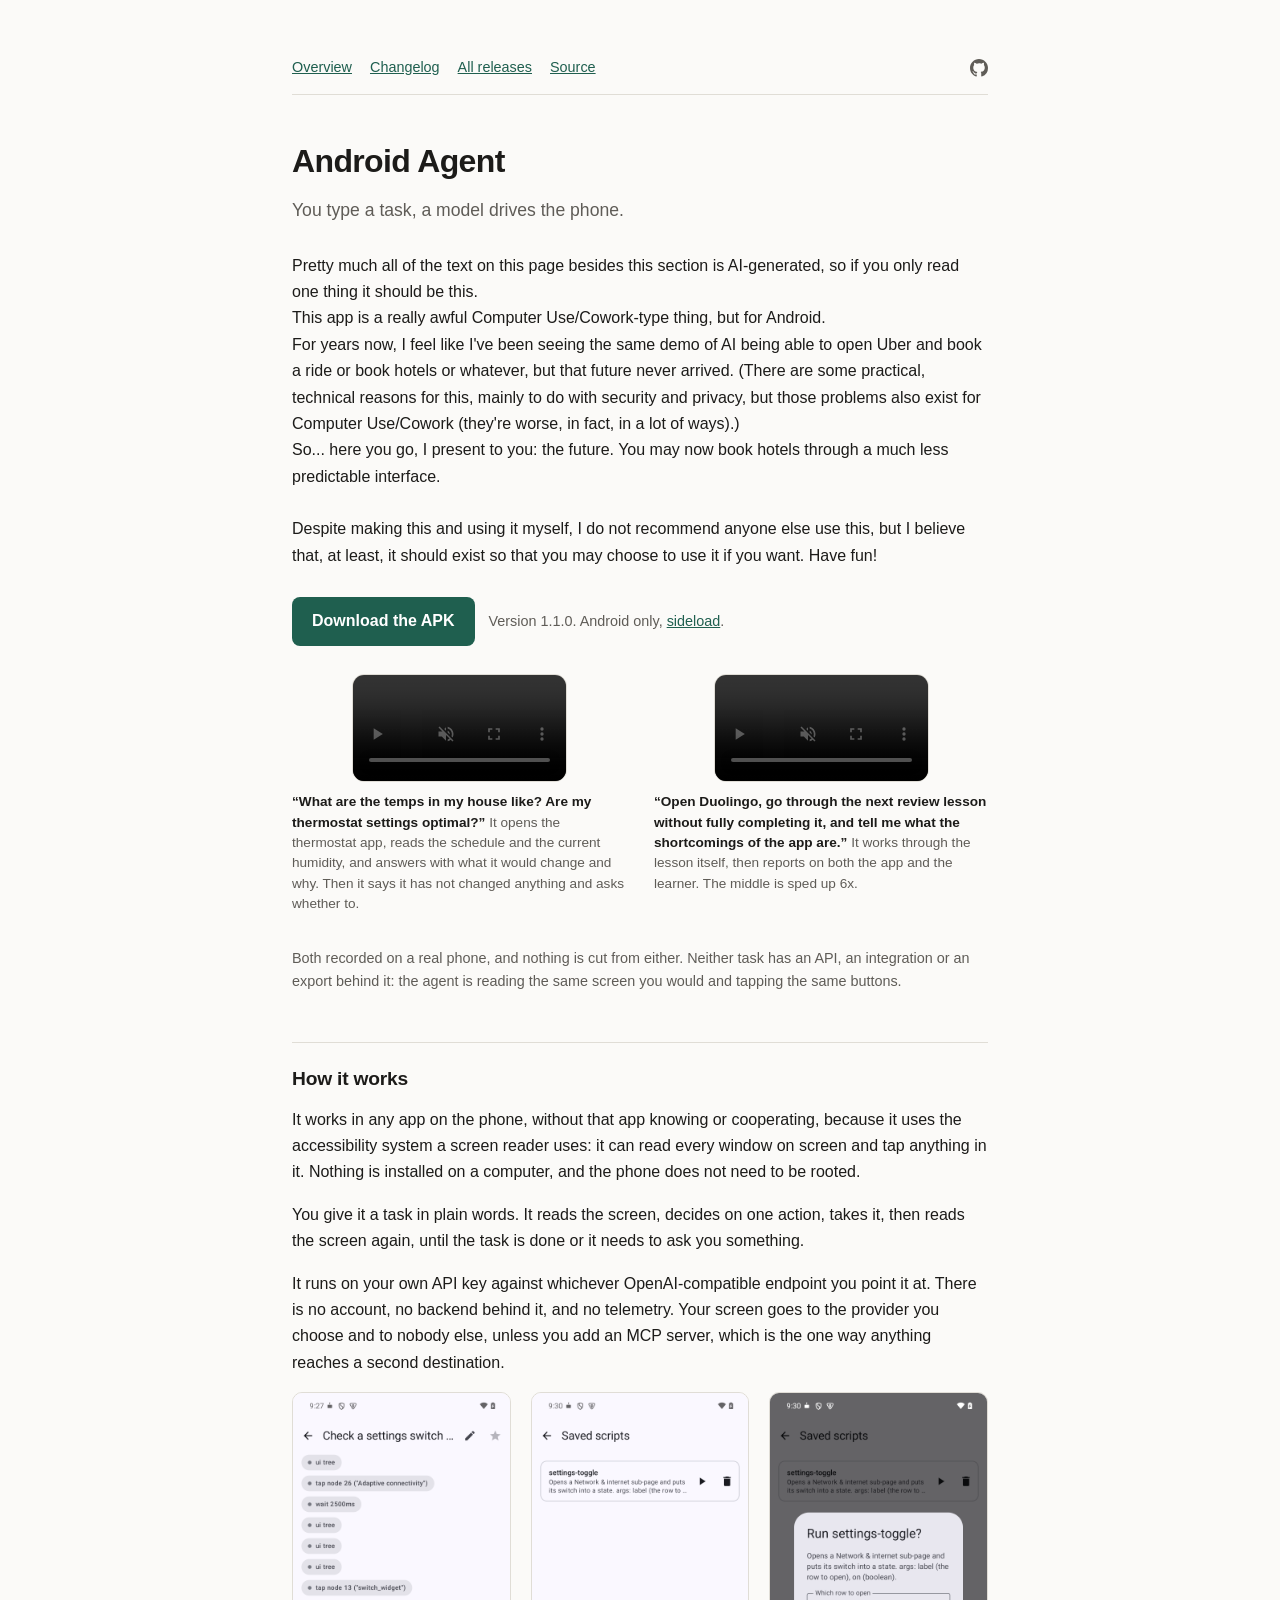
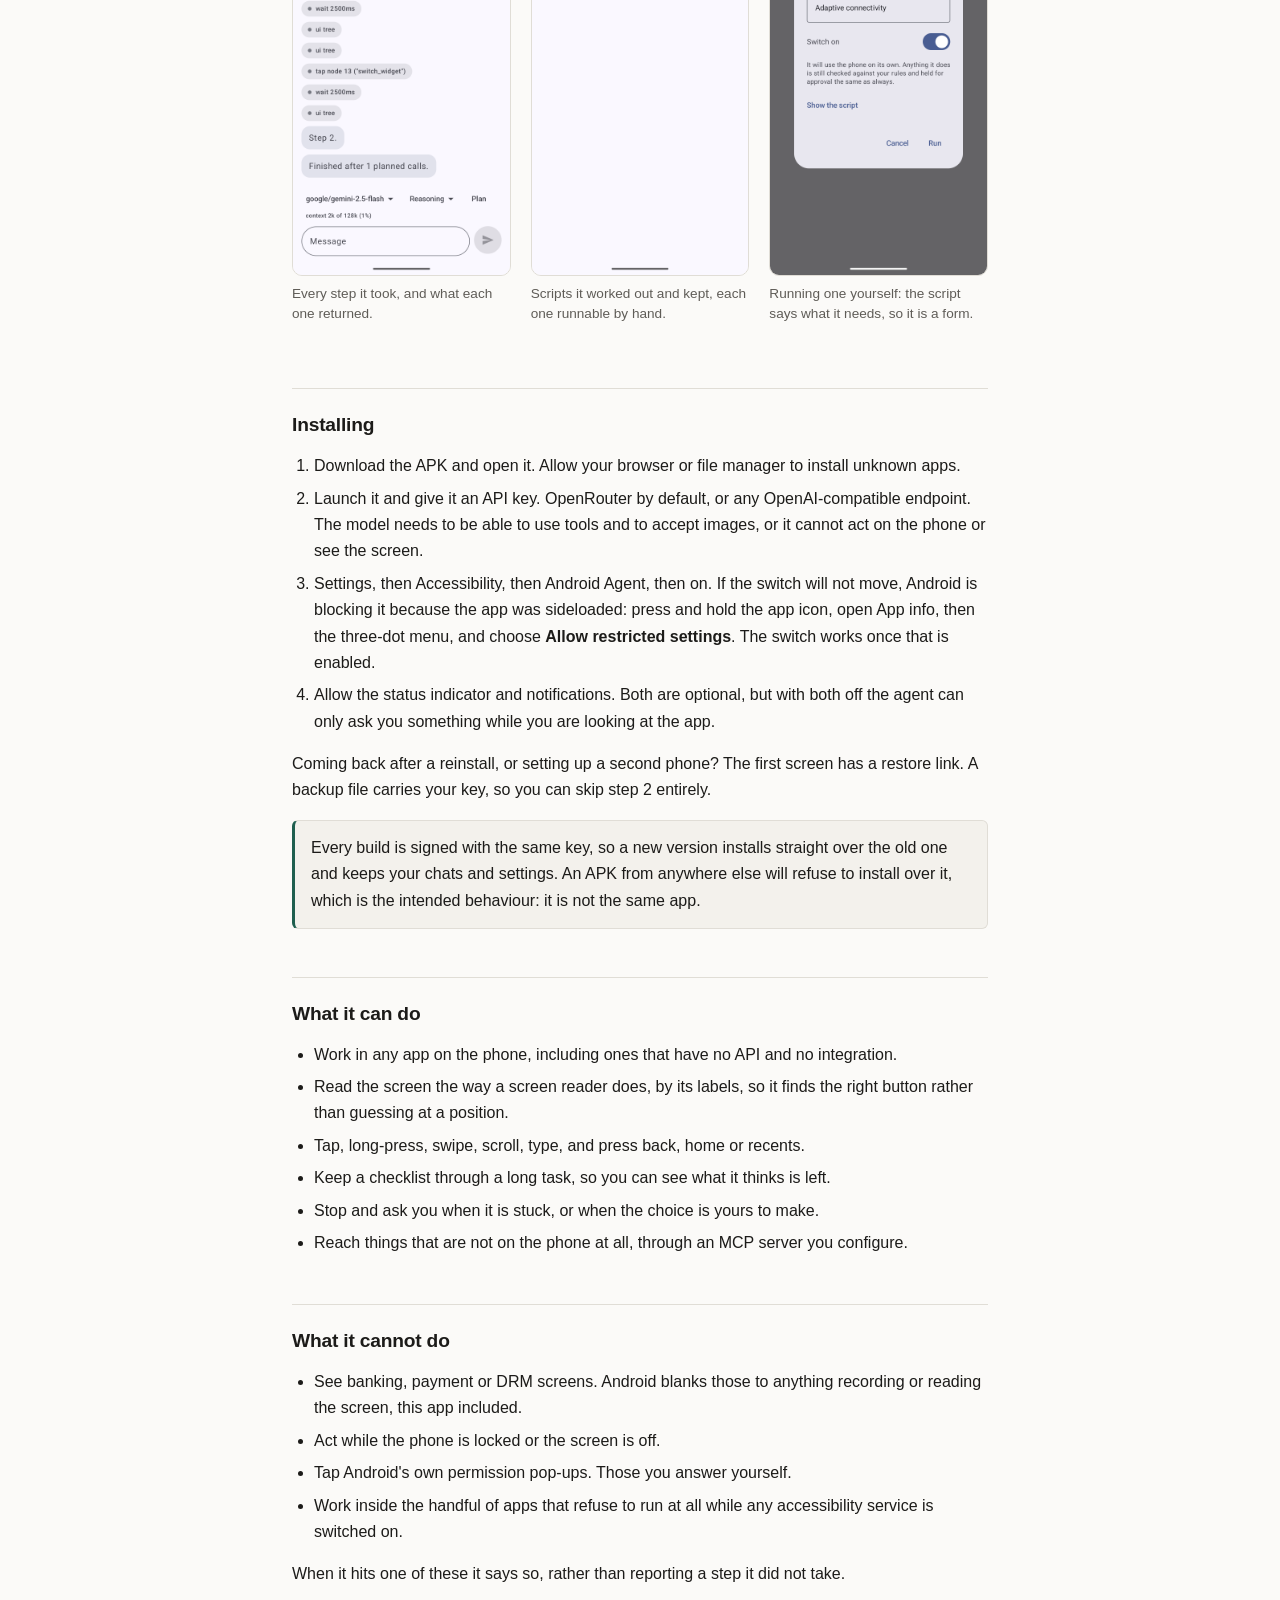
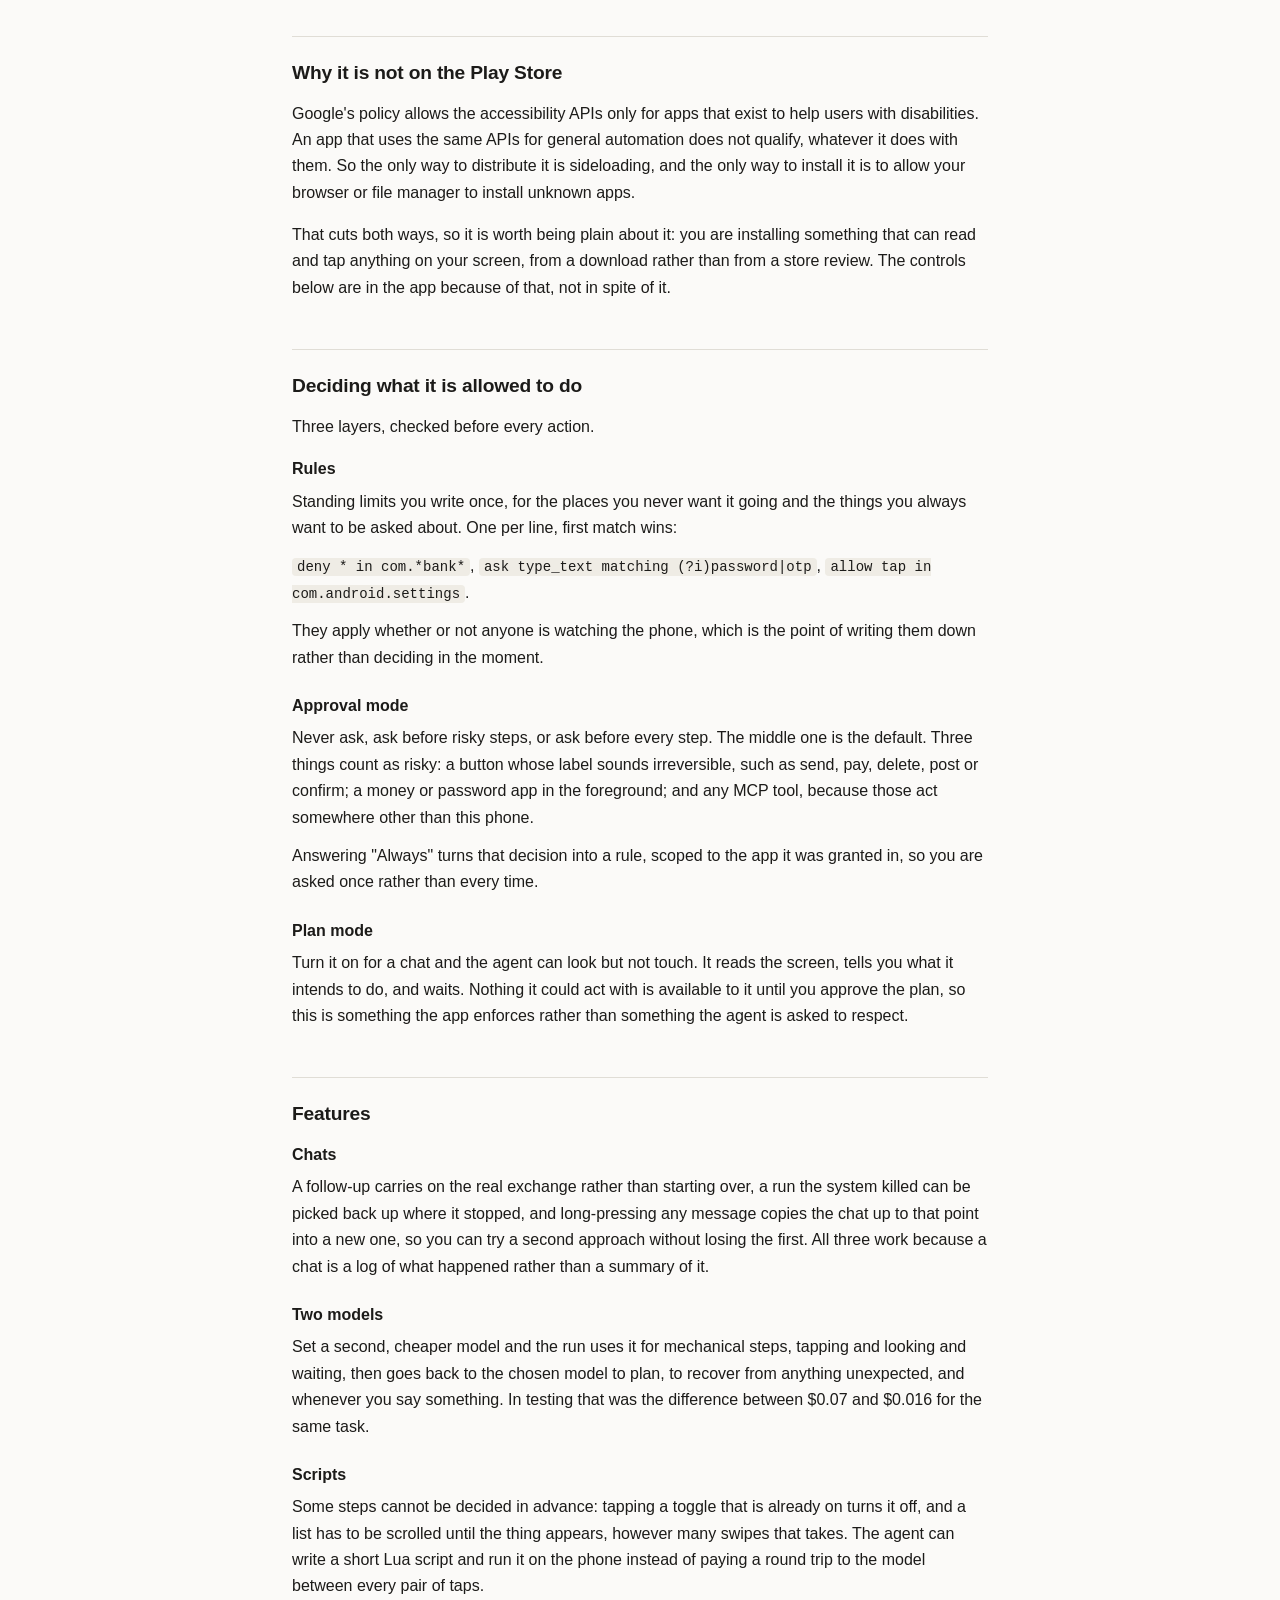
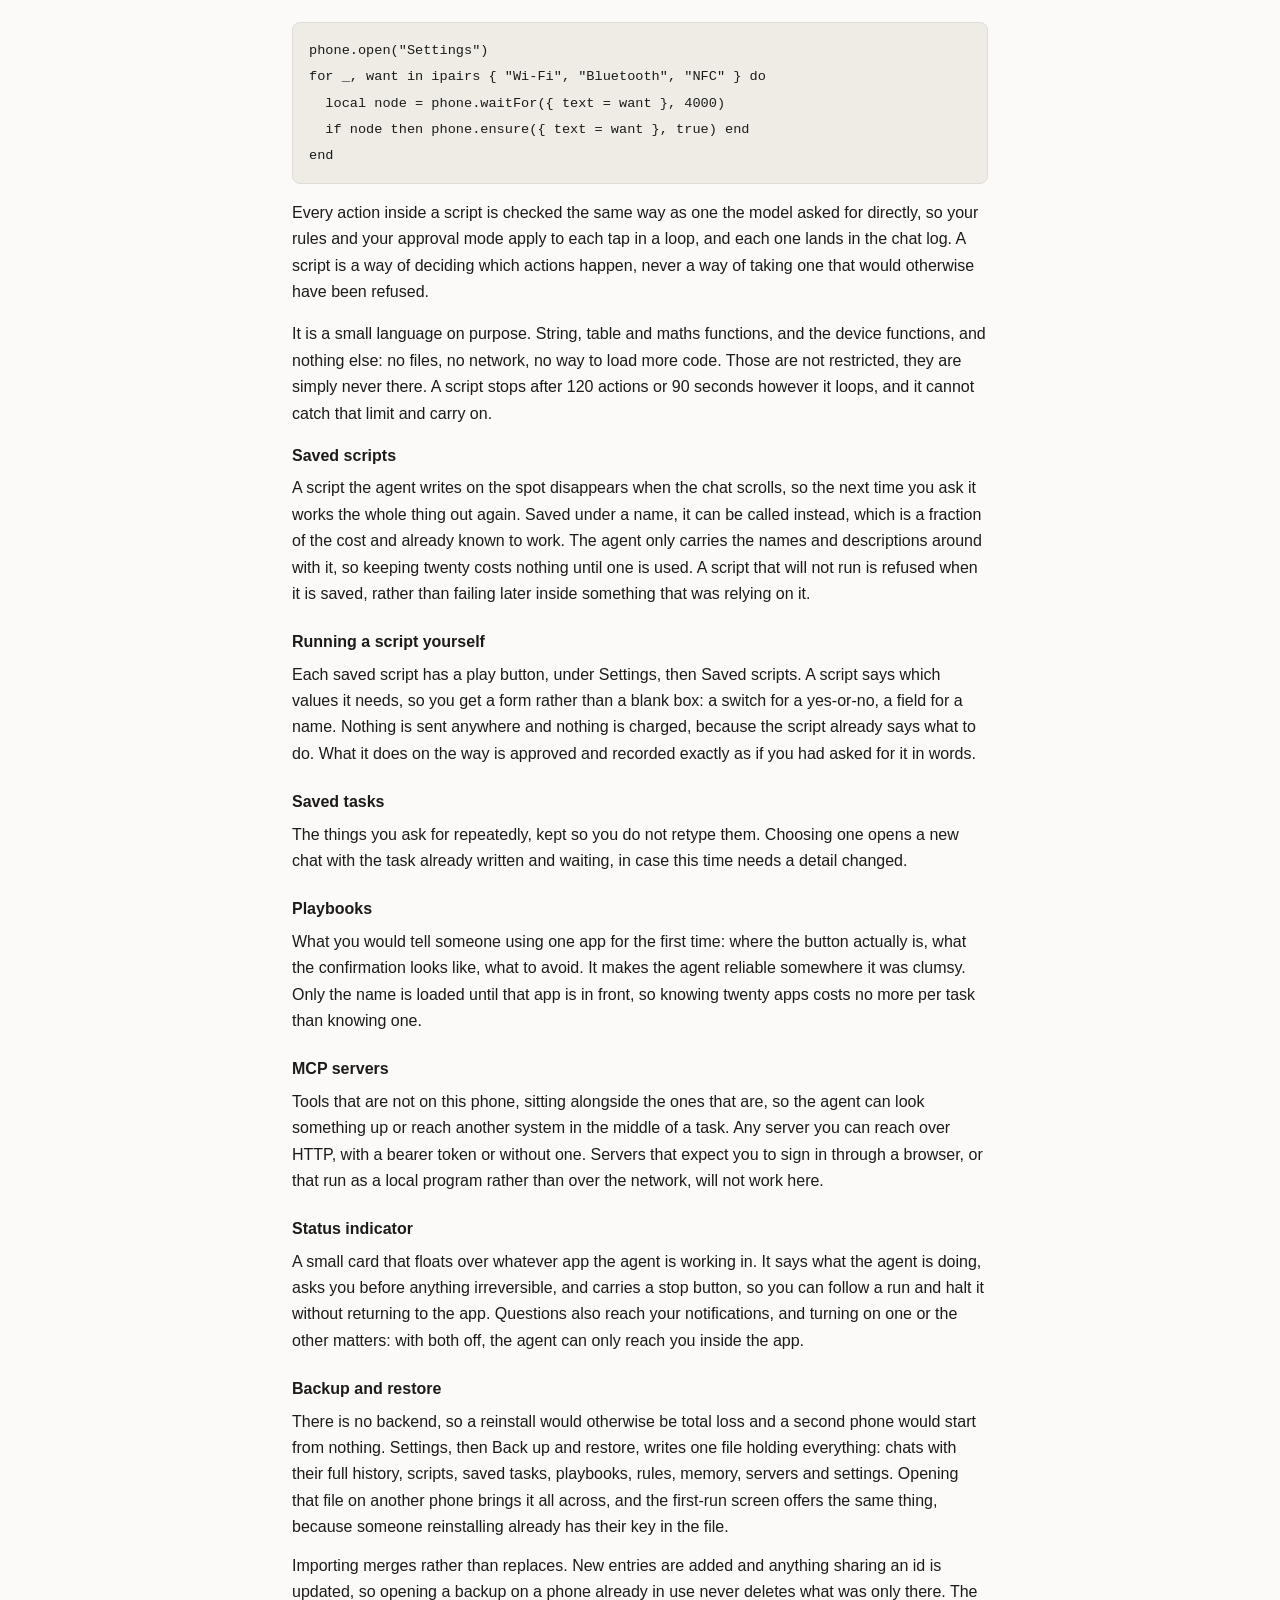
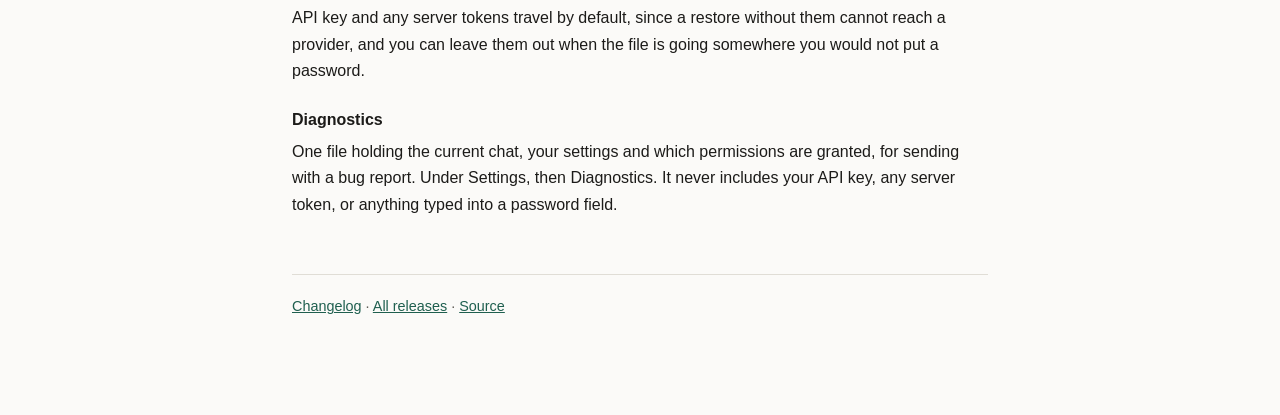
<file: index.html>
<!doctype html>
<html lang="en">
<head>
<meta charset="utf-8">
<meta name="viewport" content="width=device-width, initial-scale=1">
<title>Android Agent</title>
<meta name="description" content="An on-device Android agent. You type a task, a model drives the phone.">
<link rel="stylesheet" href="style.css">
</head>
<body>
<div class="wrap">

<nav class="top">
  <a href="./">Overview</a>
  <a href="changelog.html">Changelog</a>
  <a href="https://github.com/Fox-Islam/android-agent/releases">All releases</a>
  <a href="https://github.com/Fox-Islam/android-agent">Source</a>
  <a class="gh" href="https://github.com/Fox-Islam/android-agent-site" aria-label="This site on GitHub">
    <svg viewBox="0 0 16 16" width="18" height="18" aria-hidden="true" focusable="false">
      <path fill="currentColor" d="M8 0C3.58 0 0 3.58 0 8c0 3.54 2.29 6.53 5.47 7.59.4.07.55-.17.55-.38 0-.19-.01-.82-.01-1.49-2.01.37-2.53-.49-2.69-.94-.09-.23-.48-.94-.82-1.13-.28-.15-.68-.52-.01-.53.63-.01 1.08.58 1.23.82.72 1.21 1.87.87 2.33.66.07-.52.28-.87.51-1.07-1.78-.2-3.64-.89-3.64-3.95 0-.87.31-1.59.82-2.15-.08-.2-.36-1.02.08-2.12 0 0 .67-.21 2.2.82a7.4 7.4 0 0 1 2-.27c.68 0 1.36.09 2 .27 1.53-1.04 2.2-.82 2.2-.82.44 1.1.16 1.92.08 2.12.51.56.82 1.27.82 2.15 0 3.07-1.87 3.75-3.65 3.95.29.25.54.73.54 1.48 0 1.07-.01 1.93-.01 2.2 0 .21.15.46.55.38A8.01 8.01 0 0 0 16 8c0-4.42-3.58-8-8-8Z"/>
    </svg>
  </a>
</nav>

<h1>Android Agent</h1>
<p class="lede">You type a task, a model drives the phone.</p>
<p>Pretty much all of the text on this page besides this section is AI-generated, so if you only read one thing it should be this. 
  <br>This app is a really awful Computer Use/Cowork-type thing, but for Android. 
  <br>For years now, I feel like I've been seeing the same demo of AI being able to open Uber and book a ride or book hotels or whatever, but that future never arrived. 
  (There are some practical, technical reasons for this, mainly to do with security and privacy, but those problems also exist for Computer Use/Cowork (they're worse, in fact, in a lot of ways).)
  <br>So... here you go, I present to you: the future. You may now book hotels through a much less predictable interface.
  <br><br>Despite making this and using it myself, I do not recommend anyone else use this, but I believe that, at least, it should exist so that you may choose to use it if you want. Have fun!
</p>

<div class="download">
  <a class="btn" href="https://github.com/Fox-Islam/android-agent/releases/latest/download/android-agent.apk">Download the APK</a>
  <span class="meta">Version 1.1.0. Android only, <a href="#installing">sideload</a>.</span>
</div>

<div class="demos">
  <figure>
    <video controls muted playsinline preload="metadata" width="576" height="1280">
      <source src="media/thermostat.mp4#t=0.5" type="video/mp4">
    </video>
    <figcaption><strong>&ldquo;What are the temps in my house like? Are my thermostat
    settings optimal?&rdquo;</strong> It opens the thermostat app, reads the schedule and the
    current humidity, and answers with what it would change and why. Then it says it has not
    changed anything and asks whether to.</figcaption>
  </figure>
  <figure>
    <video controls muted playsinline preload="metadata" width="576" height="1280">
      <source src="media/duolingo.mp4#t=0.5" type="video/mp4">
    </video>
    <figcaption><strong>&ldquo;Open Duolingo, go through the next review lesson without fully
    completing it, and tell me what the shortcomings of the app are.&rdquo;</strong> It works
    through the lesson itself, then reports on both the app and the learner. The middle is
    sped up 6x.</figcaption>
  </figure>
</div>

<p class="demo-note">Both recorded on a real phone, and nothing is cut from either. Neither task
has an API, an integration or an export behind it: the agent is reading the same screen you would
and tapping the same buttons.</p>

<h2>How it works</h2>

<p>It works in any app on the phone, without that app knowing or cooperating, because it uses
the accessibility system a screen reader uses: it can read every window on screen and tap anything
in it. Nothing is installed on a computer, and the phone does not need to be rooted.</p>

<p>You give it a task in plain words. It reads the screen, decides on one action, takes it, then
reads the screen again, until the task is done or it needs to ask you something.</p>

<p>It runs on your own API key against whichever OpenAI-compatible endpoint you point it at.
There is no account, no backend behind it, and no telemetry. Your screen goes to the provider you
choose and to nobody else, unless you add an MCP server, which is the one way anything reaches a
second destination.</p>

<div class="shots">
  <figure>
    <img src="media/chat.png" alt="A chat transcript showing the agent's steps, each tool call
    listed with what it did and what came back." loading="lazy" width="1080" height="2400">
    <figcaption>Every step it took, and what each one returned.</figcaption>
  </figure>
  <figure>
    <img src="media/scripts.png" alt="The Saved scripts screen, listing one script called
    settings-toggle with a play button and a delete button." loading="lazy" width="1080" height="2400">
    <figcaption>Scripts it worked out and kept, each one runnable by hand.</figcaption>
  </figure>
  <figure>
    <img src="media/run-form.png" alt="A dialog headed Run settings-toggle, with a text field
    labelled Which row to open and a switch labelled Switch on." loading="lazy" width="1080" height="2400">
    <figcaption>Running one yourself: the script says what it needs, so it is a form.</figcaption>
  </figure>
</div>

<h2 id="installing">Installing</h2>

<ol>
  <li>Download the APK and open it. Allow your browser or file manager to install unknown apps.</li>
  <li>Launch it and give it an API key. OpenRouter by default, or any OpenAI-compatible
      endpoint. The model needs to be able to use tools and to accept images, or it cannot
      act on the phone or see the screen.</li>
  <li>Settings, then Accessibility, then Android Agent, then on. If the switch will not move,
      Android is blocking it because the app was sideloaded: press and hold the app icon, open App
      info, then the three-dot menu, and choose <strong>Allow restricted settings</strong>. The
      switch works once that is enabled.</li>
  <li>Allow the status indicator and notifications. Both are optional, but with both off the agent
      can only ask you something while you are looking at the app.</li>
</ol>

<p>Coming back after a reinstall, or setting up a second phone? The first screen has a restore
link. A backup file carries your key, so you can skip step 2 entirely.</p>

<div class="note">
  <p>Every build is signed with the same key, so a new version installs straight over the old one
  and keeps your chats and settings. An APK from anywhere else will refuse to install over it, which
  is the intended behaviour: it is not the same app.</p>
</div>

<h2>What it can do</h2>

<ul>
  <li>Work in any app on the phone, including ones that have no API and no integration.</li>
  <li>Read the screen the way a screen reader does, by its labels, so it finds the right
      button rather than guessing at a position.</li>
  <li>Tap, long-press, swipe, scroll, type, and press back, home or recents.</li>
  <li>Keep a checklist through a long task, so you can see what it thinks is left.</li>
  <li>Stop and ask you when it is stuck, or when the choice is yours to make.</li>
  <li>Reach things that are not on the phone at all, through an MCP server you configure.</li>
</ul>

<h2>What it cannot do</h2>

<ul>
  <li>See banking, payment or DRM screens. Android blanks those to anything recording or
      reading the screen, this app included.</li>
  <li>Act while the phone is locked or the screen is off.</li>
  <li>Tap Android's own permission pop-ups. Those you answer yourself.</li>
  <li>Work inside the handful of apps that refuse to run at all while any accessibility service
      is switched on.</li>
</ul>

<p>When it hits one of these it says so, rather than reporting a step it did not take.</p>

<h2>Why it is not on the Play Store</h2>

<p>Google's policy allows the accessibility APIs only for apps that exist to help users with
disabilities. An app that uses the same APIs for general automation does not qualify, whatever it
does with them. So the only way to distribute it is sideloading, and the only way to install it
is to allow your browser or file manager to install unknown apps.</p>

<p>That cuts both ways, so it is worth being plain about it: you are installing something that can
read and tap anything on your screen, from a download rather than from a store review. The controls
below are in the app because of that, not in spite of it.</p>

<h2>Deciding what it is allowed to do</h2>

<p>Three layers, checked before every action.</p>

<div class="feature">
  <h3>Rules</h3>
  <p>Standing limits you write once, for the places you never want it going and the things you
  always want to be asked about. One per line, first match wins:</p>
  <p><code>deny * in com.*bank*</code>, <code>ask type_text matching (?i)password|otp</code>,
  <code>allow tap in com.android.settings</code>.</p>
  <p>They apply whether or not anyone is watching the phone, which is the point of writing them
  down rather than deciding in the moment.</p>
</div>

<div class="feature">
  <h3>Approval mode</h3>
  <p>Never ask, ask before risky steps, or ask before every step. The middle one is the default.
  Three things count as risky: a button whose label sounds irreversible, such as send, pay,
  delete, post or confirm; a money or password app in the foreground; and any MCP tool, because
  those act somewhere other than this phone.</p>
  <p>Answering "Always" turns that decision into a rule, scoped to the app it was granted in, so
  you are asked once rather than every time.</p>
</div>

<div class="feature">
  <h3>Plan mode</h3>
  <p>Turn it on for a chat and the agent can look but not touch. It reads the screen, tells you
  what it intends to do, and waits. Nothing it could act with is available to it until you approve
  the plan, so this is something the app enforces rather than something the agent is asked to
  respect.</p>
</div>

<h2>Features</h2>

<div class="feature">
  <h3>Chats</h3>
  <p>A follow-up carries on the real exchange rather than starting over, a run the system killed
  can be picked back up where it stopped, and long-pressing any message copies the chat up to
  that point into a new one, so you can try a second approach without losing the first. All three
  work because a chat is a log of what happened rather than a summary of it.</p>
</div>

<div class="feature">
  <h3>Two models</h3>
  <p>Set a second, cheaper model and the run uses it for mechanical steps, tapping and looking and
  waiting, then goes back to the chosen model to plan, to recover from anything unexpected, and
  whenever you say something. In testing that was the difference between $0.07 and $0.016 for the
  same task.</p>
</div>

<div class="feature">
  <h3>Scripts</h3>
  <p>Some steps cannot be decided in advance: tapping a toggle that is already on turns it off, and
  a list has to be scrolled until the thing appears, however many swipes that takes. The agent can
  write a short Lua script and run it on the phone instead of paying a round trip to the model
  between every pair of taps.</p>
</div>

<pre><code>phone.open("Settings")
for _, want in ipairs { "Wi-Fi", "Bluetooth", "NFC" } do
  local node = phone.waitFor({ text = want }, 4000)
  if node then phone.ensure({ text = want }, true) end
end</code></pre>

<p>Every action inside a script is checked the same way as one the model asked for directly, so
your rules and your approval mode apply to each tap in a loop, and each one lands in the chat log.
A script is a way of deciding which actions happen, never a way of taking one that would otherwise
have been refused.</p>

<p>It is a small language on purpose. String, table and maths functions, and the device functions,
and nothing else: no files, no network, no way to load more code. Those are not restricted, they
are simply never there. A script stops after 120 actions or 90 seconds however it loops, and it
cannot catch that limit and carry on.</p>

<div class="feature">
  <h3>Saved scripts</h3>
  <p>A script the agent writes on the spot disappears when the chat scrolls, so the next time you
  ask it works the whole thing out again. Saved under a name, it can be called instead, which is a
  fraction of the cost and already known to work. The agent only carries the names and descriptions
  around with it, so keeping twenty costs nothing until one is used. A script that will not run is
  refused when it is saved, rather than failing later inside something that was relying on it.</p>
</div>

<div class="feature">
  <h3>Running a script yourself</h3>
  <p>Each saved script has a play button, under Settings, then Saved scripts. A script says which
  values it needs, so you get a form rather than a blank box: a switch for a yes-or-no, a field for
  a name. Nothing is sent anywhere and nothing is charged, because the script already says what to
  do. What it does on the way is approved and recorded exactly as if you had asked for it in
  words.</p>
</div>

<div class="feature">
  <h3>Saved tasks</h3>
  <p>The things you ask for repeatedly, kept so you do not retype them. Choosing one opens a new
  chat with the task already written and waiting, in case this time needs a detail changed.</p>
</div>

<div class="feature">
  <h3>Playbooks</h3>
  <p>What you would tell someone using one app for the first time: where the button actually is,
  what the confirmation looks like, what to avoid. It makes the agent reliable somewhere it was
  clumsy. Only the name is loaded until that app is in front, so knowing twenty apps costs no more
  per task than knowing one.</p>
</div>

<div class="feature">
  <h3>MCP servers</h3>
  <p>Tools that are not on this phone, sitting alongside the ones that are, so the agent can look
  something up or reach another system in the middle of a task. Any server you can reach over HTTP,
  with a bearer token or without one. Servers that expect you to sign in through a browser, or that
  run as a local program rather than over the network, will not work here.</p>
</div>

<div class="feature">
  <h3>Status indicator</h3>
  <p>A small card that floats over whatever app the agent is working in. It says what the agent is
  doing, asks you before anything irreversible, and carries a stop button, so you can follow a run
  and halt it without returning to the app. Questions also reach your notifications, and turning on
  one or the other matters: with both off, the agent can only reach you inside the app.</p>
</div>

<div class="feature">
  <h3>Backup and restore</h3>
  <p>There is no backend, so a reinstall would otherwise be total loss and a second phone would
  start from nothing. Settings, then Back up and restore, writes one file holding everything: chats
  with their full history, scripts, saved tasks, playbooks, rules, memory, servers and settings.
  Opening that file on another phone brings it all across, and the first-run screen offers the same
  thing, because someone reinstalling already has their key in the file.</p>
  <p>Importing merges rather than replaces. New entries are added and anything sharing an id is
  updated, so opening a backup on a phone already in use never deletes what was only there. The API
  key and any server tokens travel by default, since a restore without them cannot reach a provider,
  and you can leave them out when the file is going somewhere you would not put a password.</p>
</div>

<div class="feature">
  <h3>Diagnostics</h3>
  <p>One file holding the current chat, your settings and which permissions are granted, for
  sending with a bug report. Under Settings, then Diagnostics. It never includes your API key, any
  server token, or anything typed into a password field.</p>
</div>


<footer>
  <p><a href="changelog.html">Changelog</a> &middot;
     <a href="https://github.com/Fox-Islam/android-agent/releases">All releases</a> &middot;
     <a href="https://github.com/Fox-Islam/android-agent">Source</a></p>
</footer>

</div>
</body>
</html>
</file>
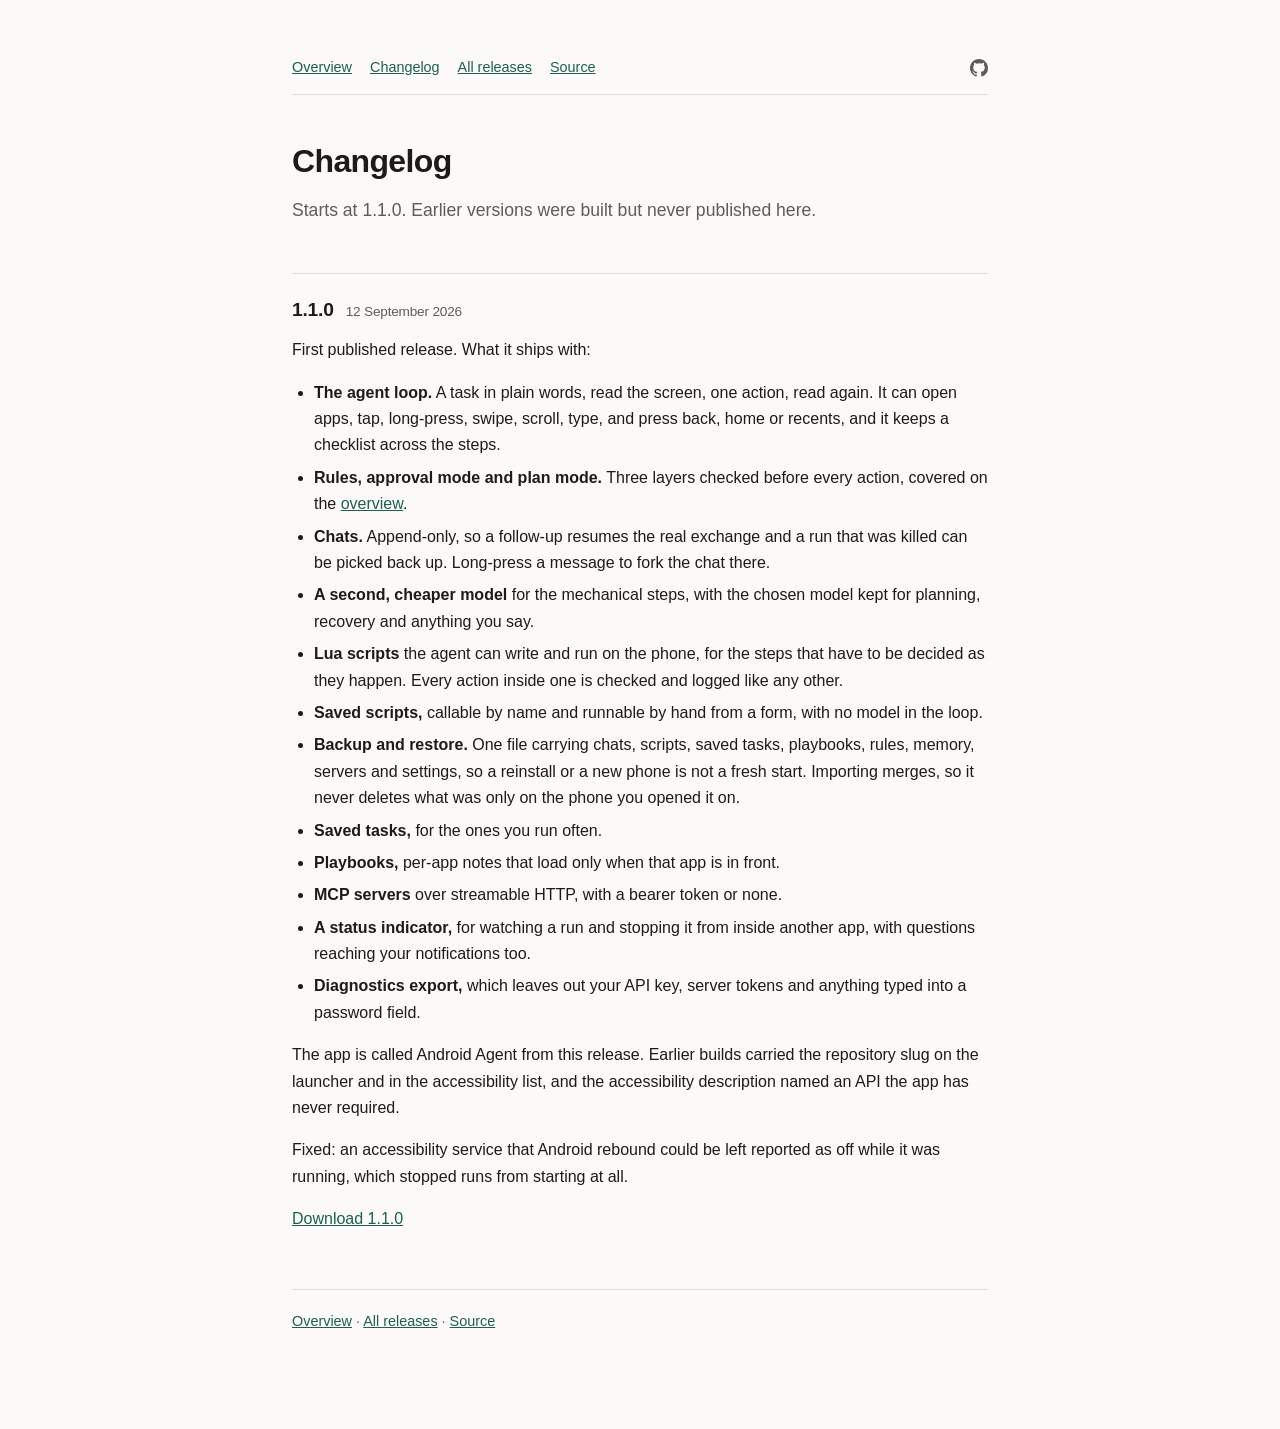
<file: changelog.html>
<!doctype html>
<html lang="en">
<head>
<meta charset="utf-8">
<meta name="viewport" content="width=device-width, initial-scale=1">
<title>Changelog | Android Agent</title>
<meta name="description" content="Release history for Android Agent, with a download for each version.">
<link rel="stylesheet" href="style.css">
</head>
<body>
<div class="wrap">

<nav class="top">
  <a href="./">Overview</a>
  <a href="changelog.html">Changelog</a>
  <a href="https://github.com/Fox-Islam/android-agent/releases">All releases</a>
  <a href="https://github.com/Fox-Islam/android-agent">Source</a>
  <a class="gh" href="https://github.com/Fox-Islam/android-agent-site" aria-label="This site on GitHub">
    <svg viewBox="0 0 16 16" width="18" height="18" aria-hidden="true" focusable="false">
      <path fill="currentColor" d="M8 0C3.58 0 0 3.58 0 8c0 3.54 2.29 6.53 5.47 7.59.4.07.55-.17.55-.38 0-.19-.01-.82-.01-1.49-2.01.37-2.53-.49-2.69-.94-.09-.23-.48-.94-.82-1.13-.28-.15-.68-.52-.01-.53.63-.01 1.08.58 1.23.82.72 1.21 1.87.87 2.33.66.07-.52.28-.87.51-1.07-1.78-.2-3.64-.89-3.64-3.95 0-.87.31-1.59.82-2.15-.08-.2-.36-1.02.08-2.12 0 0 .67-.21 2.2.82a7.4 7.4 0 0 1 2-.27c.68 0 1.36.09 2 .27 1.53-1.04 2.2-.82 2.2-.82.44 1.1.16 1.92.08 2.12.51.56.82 1.27.82 2.15 0 3.07-1.87 3.75-3.65 3.95.29.25.54.73.54 1.48 0 1.07-.01 1.93-.01 2.2 0 .21.15.46.55.38A8.01 8.01 0 0 0 16 8c0-4.42-3.58-8-8-8Z"/>
    </svg>
  </a>
</nav>

<h1>Changelog</h1>
<p class="lede">Starts at 1.1.0. Earlier versions were built but never published here.</p>

<div class="release">
  <h2>1.1.0 <span class="date">12 September 2026</span></h2>

  <p>First published release. What it ships with:</p>

  <ul>
    <li><strong>The agent loop.</strong> A task in plain words, read the screen, one action,
        read again. It can open apps, tap, long-press, swipe, scroll, type, and press back, home
        or recents, and it keeps a checklist across the steps.</li>
    <li><strong>Rules, approval mode and plan mode.</strong> Three layers checked before every
        action, covered on the <a href="./">overview</a>.</li>
    <li><strong>Chats.</strong> Append-only, so a follow-up resumes the real exchange and a run
        that was killed can be picked back up. Long-press a message to fork the chat there.</li>
    <li><strong>A second, cheaper model</strong> for the mechanical steps, with the chosen model
        kept for planning, recovery and anything you say.</li>
    <li><strong>Lua scripts</strong> the agent can write and run on the phone, for the steps that
        have to be decided as they happen. Every action inside one is checked and logged like any
        other.</li>
    <li><strong>Saved scripts,</strong> callable by name and runnable by hand from a form, with no
        model in the loop.</li>
    <li><strong>Backup and restore.</strong> One file carrying chats, scripts, saved tasks,
        playbooks, rules, memory, servers and settings, so a reinstall or a new phone is not a
        fresh start. Importing merges, so it never deletes what was only on the phone you opened
        it on.</li>
    <li><strong>Saved tasks,</strong> for the ones you run often.</li>
    <li><strong>Playbooks,</strong> per-app notes that load only when that app is in front.</li>
    <li><strong>MCP servers</strong> over streamable HTTP, with a bearer token or none.</li>
    <li><strong>A status indicator,</strong> for watching a run and stopping it from inside another
        app, with questions reaching your notifications too.</li>
    <li><strong>Diagnostics export,</strong> which leaves out your API key, server tokens and
        anything typed into a password field.</li>
  </ul>

  <p>The app is called Android Agent from this release. Earlier builds carried the repository
  slug on the launcher and in the accessibility list, and the accessibility description named an
  API the app has never required.</p>

  <p>Fixed: an accessibility service that Android rebound could be left reported as off while it
  was running, which stopped runs from starting at all.</p>

  <p><a href="https://github.com/Fox-Islam/android-agent/releases/download/v1.1.0/android-agent-1.1.0.apk">Download 1.1.0</a></p>
</div>

<footer>
  <p><a href="./">Overview</a> &middot;
     <a href="https://github.com/Fox-Islam/android-agent/releases">All releases</a> &middot;
     <a href="https://github.com/Fox-Islam/android-agent">Source</a></p>
</footer>

</div>
</body>
</html>
</file>
<file: style.css>
:root {
  --bg: #fbfaf8;
  --fg: #1c1b19;
  --muted: #5f5c57;
  --rule: #e0ddd6;
  --card: #f3f1ec;
  --link: #1f5f4f;
  --accent: #1f5f4f;
  --accent-fg: #ffffff;
  --code-bg: #efece5;
}

@media (prefers-color-scheme: dark) {
  :root {
    --bg: #17161a;
    --fg: #e8e6e1;
    --muted: #a09d97;
    --rule: #32303a;
    --card: #211f26;
    --link: #7fd0b6;
    --accent: #7fd0b6;
    --accent-fg: #10231d;
    --code-bg: #242229;
  }
}

* { box-sizing: border-box; }

body {
  margin: 0;
  background: var(--bg);
  color: var(--fg);
  font: 16px/1.65 -apple-system, BlinkMacSystemFont, "Segoe UI", Roboto, Helvetica, Arial, sans-serif;
  -webkit-font-smoothing: antialiased;
}

.wrap {
  max-width: 46rem;
  margin: 0 auto;
  padding: 0 20px;
  padding-block: 56px 80px;
}

h1 {
  font-size: 2rem;
  letter-spacing: -0.02em;
  margin: 0 0 8px;
}

h2 {
  font-size: 1.2rem;
  letter-spacing: -0.01em;
  margin: 48px 0 12px;
  padding-top: 20px;
  border-top: 1px solid var(--rule);
}

h3 {
  font-size: 1rem;
  margin: 28px 0 6px;
}

p, ul, ol { margin: 0 0 16px; }
ul, ol { padding-left: 22px; }
li { margin-bottom: 6px; }

a { color: var(--link); }
a:hover { text-decoration: none; }

.lede {
  font-size: 1.1rem;
  color: var(--muted);
  margin-bottom: 28px;
}

code {
  background: var(--code-bg);
  padding: 1px 5px;
  border-radius: 4px;
  font-family: ui-monospace, SFMono-Regular, Menlo, Consolas, monospace;
  font-size: 0.875em;
}

pre {
  background: var(--code-bg);
  border: 1px solid var(--rule);
  border-radius: 8px;
  padding: 14px 16px;
  overflow-x: auto;
  margin: 0 0 16px;
}

pre code { background: none; padding: 0; font-size: 0.85rem; }

.download {
  display: flex;
  flex-wrap: wrap;
  align-items: center;
  gap: 14px;
  margin: 28px 0 8px;
}

.btn {
  display: inline-block;
  background: var(--accent);
  color: var(--accent-fg);
  text-decoration: none;
  font-weight: 600;
  padding: 11px 20px;
  border-radius: 8px;
}

.btn:hover { opacity: 0.88; }

.meta { color: var(--muted); font-size: 0.9rem; }

.note {
  background: var(--card);
  border: 1px solid var(--rule);
  border-left: 3px solid var(--accent);
  border-radius: 6px;
  padding: 14px 16px;
  margin: 0 0 16px;
}

.note p:last-child { margin-bottom: 0; }

.feature { margin-bottom: 22px; }
.feature h3 { margin-top: 0; }
.feature p { margin-bottom: 0; }
/* Most feature blocks are one paragraph; the ones that run to two need the gap back. */
.feature p + p { margin-top: 12px; }

nav.top {
  display: flex;
  align-items: center;
  gap: 18px;
  font-size: 0.9rem;
  margin-bottom: 40px;
  padding-bottom: 14px;
  border-bottom: 1px solid var(--rule);
}

nav.top .gh {
  margin-left: auto;
  display: inline-flex;
  color: var(--muted);
}

nav.top .gh:hover { color: var(--fg); }

footer {
  margin-top: 56px;
  padding-top: 20px;
  border-top: 1px solid var(--rule);
  color: var(--muted);
  font-size: 0.9rem;
}

.release { margin-bottom: 44px; }

.release h2 {
  display: flex;
  flex-wrap: wrap;
  align-items: baseline;
  gap: 12px;
}

.release h2 .date {
  font-size: 0.85rem;
  font-weight: 400;
  color: var(--muted);
}

/* ---- screenshots and the demo ------------------------------------------------ */

figure { margin: 0 0 16px; }

/* Two recordings side by side, stacking on a narrow screen. */
.demos {
  display: grid;
  grid-template-columns: repeat(auto-fit, minmax(230px, 1fr));
  gap: 28px;
  margin: 28px 0 16px;
}

.demos figure {
  display: flex;
  flex-direction: column;
  align-items: center;
}

/* A 576x1280 recording at full column width is 750px tall, which turns the top of the page
   into a wall of phone. Held to something nearer the size the thing actually is. */
.demos video {
  width: 100%;
  max-width: 215px;
  height: auto;
  border: 1px solid var(--rule);
  border-radius: 12px;
  background: var(--card);
  margin-bottom: 10px;
}

.demos figcaption strong { color: var(--fg); font-weight: 600; }

.demo-note {
  color: var(--muted);
  font-size: 0.9rem;
}

figcaption {
  color: var(--muted);
  font-size: 0.85rem;
  line-height: 1.5;
}

/* Phone screenshots are tall, so they get narrow columns and a shared baseline. */
.shots {
  display: grid;
  grid-template-columns: repeat(auto-fit, minmax(150px, 1fr));
  gap: 20px;
  margin: 0 0 24px;
}

.shots img {
  width: 100%;
  height: auto;
  display: block;
  border: 1px solid var(--rule);
  border-radius: 10px;
  margin-bottom: 8px;
}
</file>
